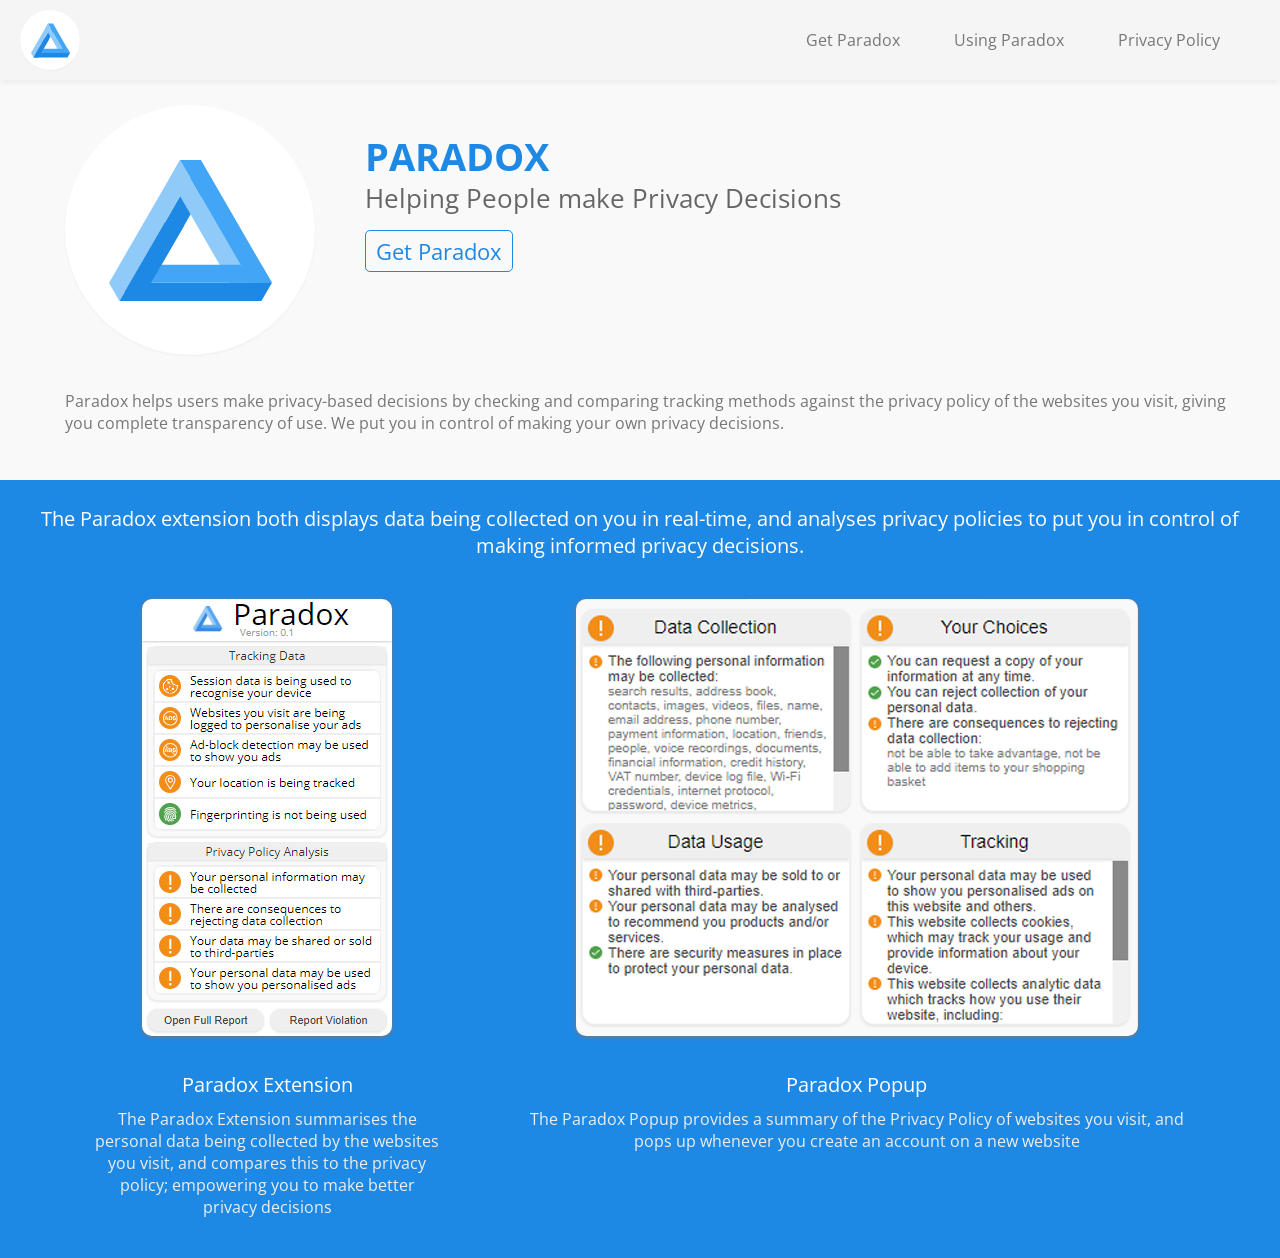
<file: public/index.html>
<!DOCTYPE html>
<html lang="en">
<head>
    <meta charset="UTF-8">
    <link rel="stylesheet" href="css/styles.css" type="text/css">
    <link rel="icon" href="img/logo.ico"/>
    <link href="https://fonts.googleapis.com/css?family=Open+Sans&display=swap" rel="stylesheet">
    <meta charset="UTF-8">
    <meta name="description" content="Paradox Privacy Extension">
    <meta name="keywords" content="privacy, paradox, chrome, extension, google, privacy policy, analysis, trackers, cookies, CORS, local storage">
    <meta name="author" content="Callum Pilton">
    <meta name="viewport" content="width=device-width, initial-scale=1.0">
    <title>Paradox</title>
</head>
<body>
<div id="top">
    <div class="logo" id="top-logo" onclick="window.location.href='/'"></div>
    <div id="links">
        <a class="link" href="https://chrome.google.com/webstore/detail/paradox/mbdalgoachccbfodfghhdgaepgkdaoke" target="_blank">Get Paradox</a>
        <a class="link" href="using-paradox">Using Paradox</a>
        <a class="link" href="privacy-policy">Privacy Policy</a>
    </div>
</div>
<div id="segment1" class="segment">
    <div class="container">
        <div class="logo" id="main-logo"></div>
        <div class="title">PARADOX</div>
        <div class="subtitle">Helping People make Privacy Decisions</div>
        <div id="get-paradox" onclick="window.open('https://chrome.google.com/webstore/detail/paradox/mbdalgoachccbfodfghhdgaepgkdaoke')">Get Paradox</div>
        <div class="normal">Paradox helps users make privacy-based decisions by checking and comparing tracking methods
            against the privacy policy of the websites you visit, giving you complete transparency of use. We put you in
            control of making your own privacy decisions.
        </div>
    </div>
</div>

<div id="segment2" class="segment">
    <div class="container">
        <div class="heading">The Paradox extension both displays data being collected on you in real-time, and analyses privacy policies to put you in control of making informed privacy decisions. </div>
        <div class="img-container" id="extension-container">
            <div class="image" id="extension-img"></div>
            <div class="heading">Paradox Extension</div>
            <div class="standard">The Paradox Extension summarises the personal data being collected by the websites you visit, and compares this to the privacy policy; empowering you to make better privacy decisions</div>
        </div>
        <div class="img-container" id="popup-container">
            <div class="image" id="popup-img"></div>
            <div class="heading">Paradox Popup</div>
            <div class="standard">The Paradox Popup provides a summary of the Privacy Policy of websites you visit, and pops up whenever you create an account on a new website</div>
        </div>
    </div>
</div>
</body>
</html>
</file>
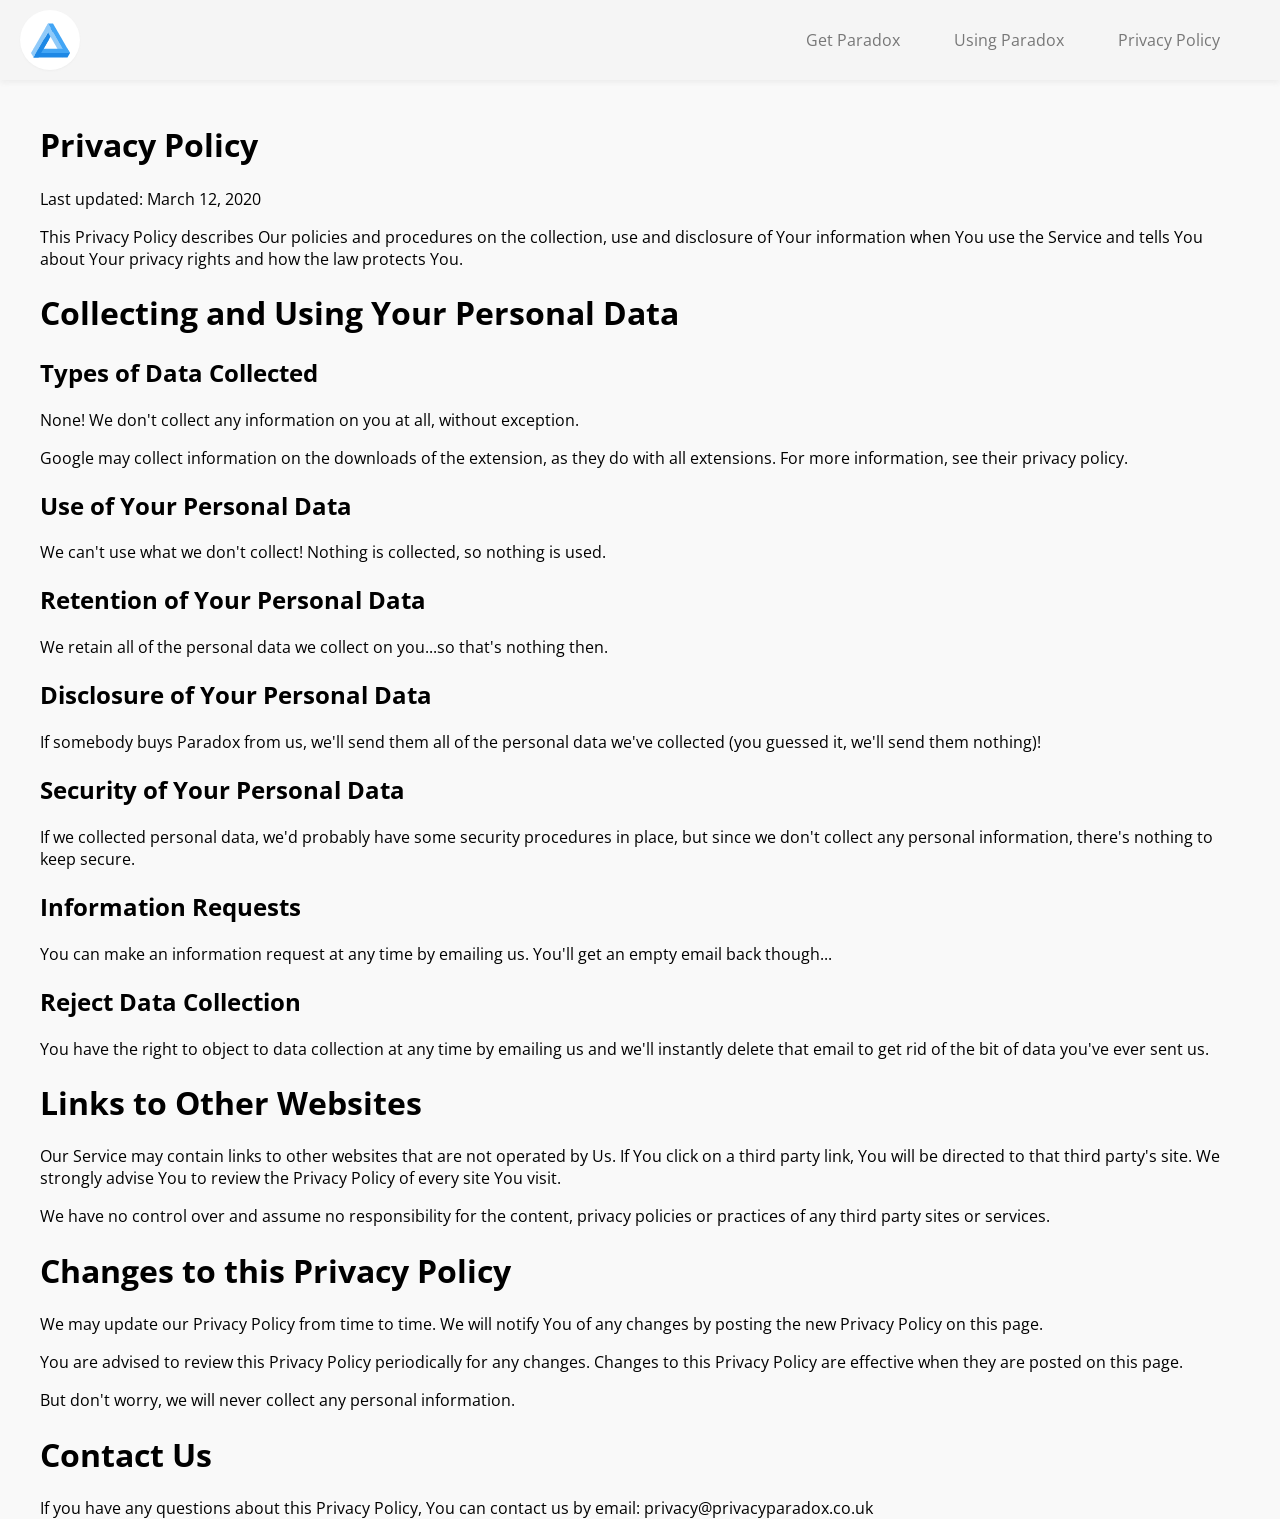
<file: privacy-policy.html>
<!DOCTYPE html>
<html lang="en">
<head>
    <meta charset="UTF-8">
    <link rel="stylesheet" href="css/styles.css" type="text/css">
    <link rel="icon" href="img/logo.ico"/>
    <link href="https://fonts.googleapis.com/css?family=Open+Sans&display=swap" rel="stylesheet">
    <meta name="viewport" content="width=device-width, initial-scale=1">
    <title>Paradox</title>
</head>
<body>
<div id="top">
    <a href="/"><div class="logo" id="top-logo"></div></a>
    <div id="links">
        <a class="link" href="https://chrome.google.com/webstore/detail/paradox/mbdalgoachccbfodfghhdgaepgkdaoke" target="_blank">Get Paradox</a>
        <a class="link" href="using-paradox.html">Using Paradox</a>
        <a class="link" href="privacy-policy.html">Privacy Policy</a>
    </div>
</div>
<div id="segment3" class="segment">
    <div class="container">
        <br>
        <h1>Privacy Policy</h1>

        <p>Last updated: March 12, 2020</p>

        <p>This Privacy Policy describes Our policies and procedures on the collection, use and disclosure of Your information when You use the Service and tells You about Your privacy rights and how the law protects You.</p>

        <h1>Collecting and Using Your Personal Data</h1>
        <h2>Types of Data Collected</h2>

        <p>None! We don't collect any information on you at all, without exception.</p>
        <p>Google may collect information on the downloads of the extension, as they do with all extensions. For more information, see their privacy policy.</p>

        <h2>Use of Your Personal Data</h2>
        <p>We can't use what we don't collect! Nothing is collected, so nothing is used.</p>

        <h2>Retention of Your Personal Data</h2>
        <p>We retain all of the personal data we collect on you...so that's nothing then.</p>

        <h2>Disclosure of Your Personal Data</h2>
        <p>If somebody buys Paradox from us, we'll send them all of the personal data we've collected (you guessed it, we'll send them nothing)!</p>

        <h2>Security of Your Personal Data</h2>
        <p>If we collected personal data, we'd probably have some security procedures in place, but since we don't collect any personal information, there's nothing to keep secure.</p>

        <h2>Information Requests</h2>
        <p>You can make an information request at any time by emailing us. You'll get an empty email back though...</p>

        <h2>Reject Data Collection</h2>
        <p>You have the right to object to data collection at any time by emailing us and we'll instantly delete that email to get rid of the bit of data you've ever sent us.</p>

        <h1>Links to Other Websites</h1>
        <p>Our Service may contain links to other websites that are not operated by Us. If You click on a third party link, You will be directed to that third party's site. We strongly advise You to review the Privacy Policy of every site You visit.</p>
        <p>We have no control over and assume no responsibility for the content, privacy policies or practices of any third party sites or services.</p>

        <h1>Changes to this Privacy Policy</h1>
        <p>We may update our Privacy Policy from time to time. We will notify You of any changes by posting the new Privacy Policy on this page.</p>
        <p>You are advised to review this Privacy Policy periodically for any changes. Changes to this Privacy Policy are effective when they are posted on this page.</p>
        <p>But don't worry, we will never collect any personal information.</p>

        <h1>Contact Us</h1>
        <p>If you have any questions about this Privacy Policy, You can contact us by email: privacy@privacyparadox.co.uk</p>

        </div>
</div>
</body>
</html>
</file>
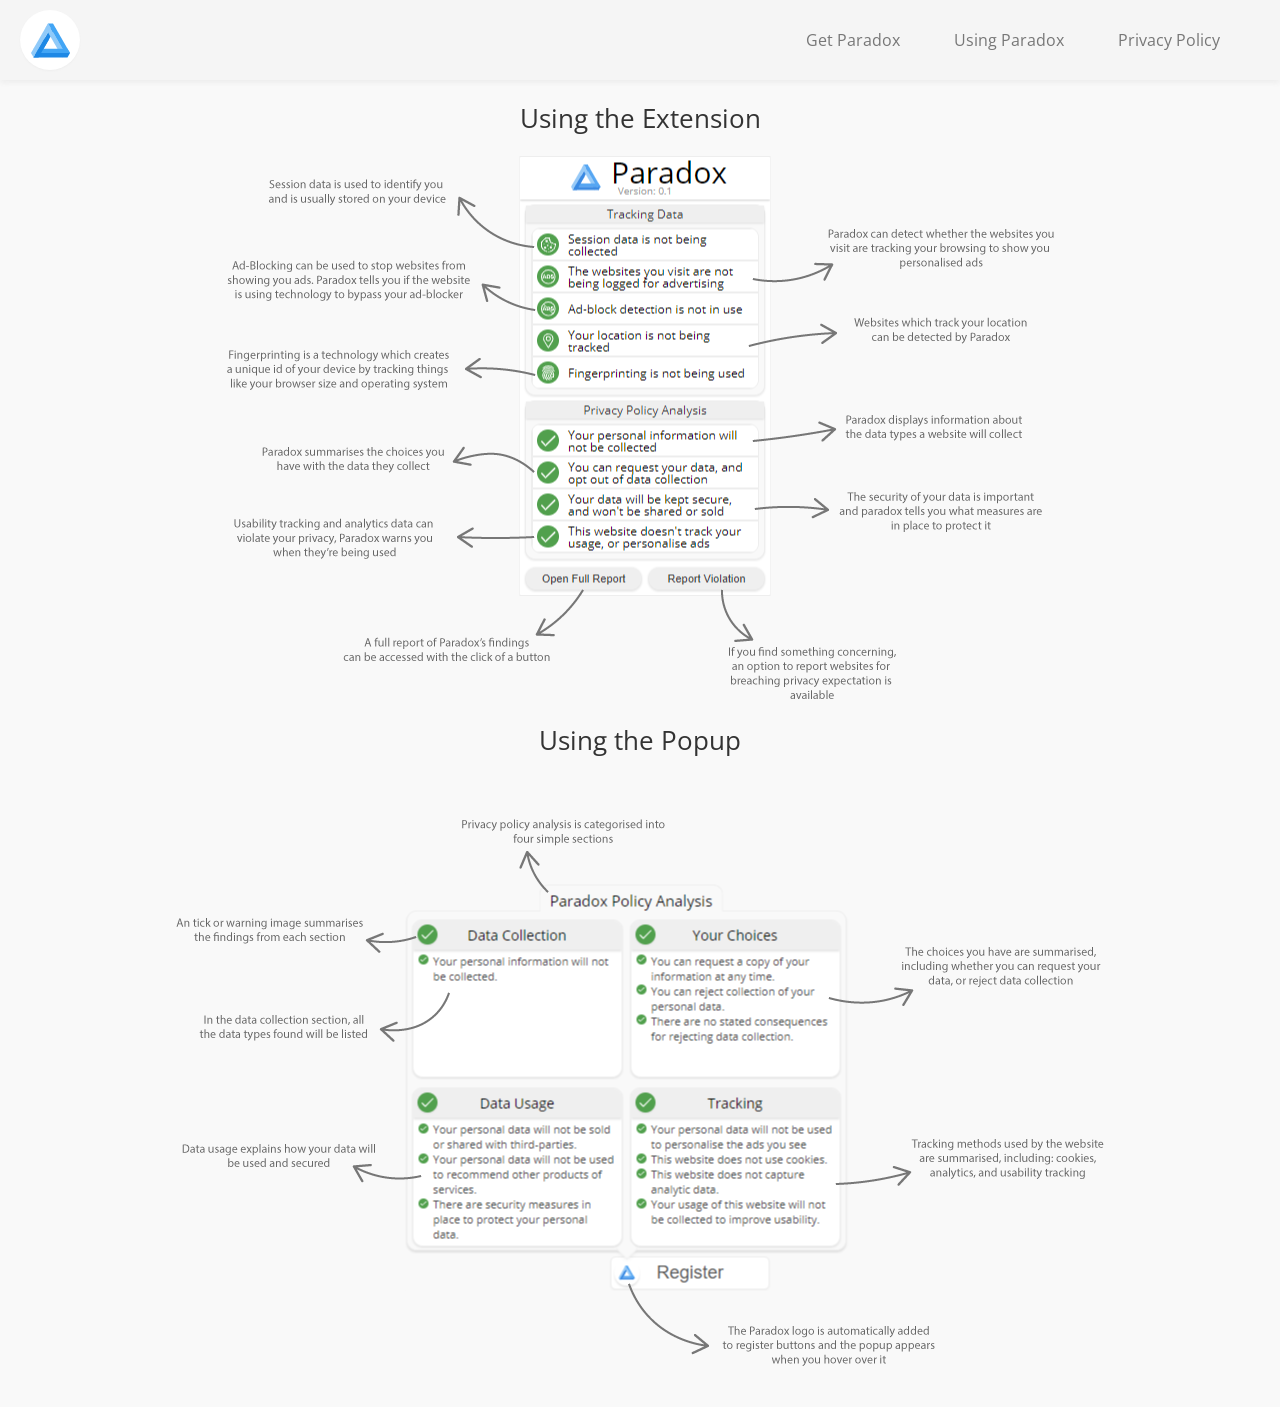
<file: using-paradox.html>
<!DOCTYPE html>
<html lang="en">
<head>
    <meta charset="UTF-8">
    <link rel="stylesheet" href="css/styles.css" type="text/css">
    <link rel="icon" href="img/logo.ico"/>
    <link href="https://fonts.googleapis.com/css?family=Open+Sans&display=swap" rel="stylesheet">
    <meta name="viewport" content="width=device-width, initial-scale=1">
    <title>Paradox</title>
</head>
<body>
<div id="top">
    <div class="logo" id="top-logo" onclick="window.location.href='/'"></div>
    <div id="links">
        <a class="link" href="https://chrome.google.com/webstore/detail/paradox/mbdalgoachccbfodfghhdgaepgkdaoke" target="_blank">Get Paradox</a>
        <a class="link" href="using-paradox.html">Using Paradox</a>
        <a class="link" href="privacy-policy.html">Privacy Policy</a>
    </div>
</div>

<div id="segment3" class="segment">
   <div class="container">
       <div class="heading-middle">Using the Extension</div>
       <div class="howto-image" id="extension-basics"></div>
       <div class="heading-middle">Using the Popup</div>
       <div class="howto-image" id="popup-basics"></div>
    </div>
</div>
</body>
</html>
</file>
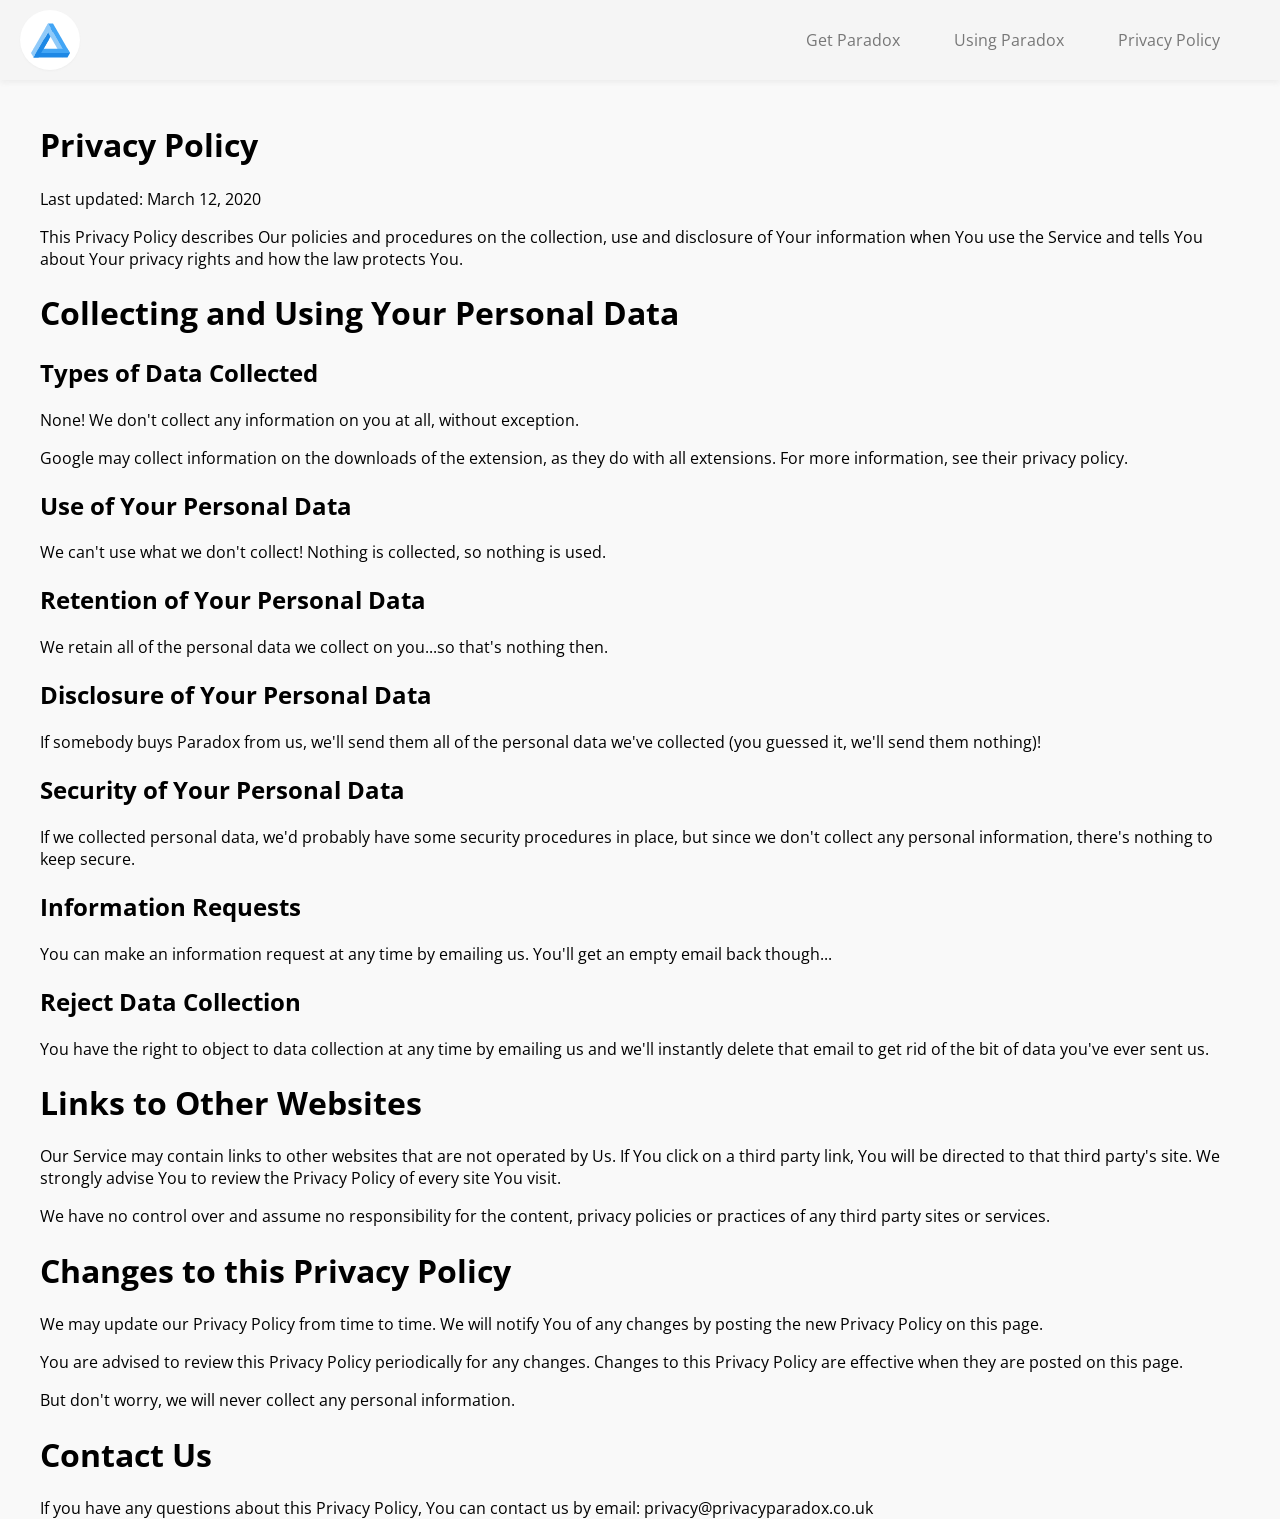
<file: public/privacy-policy.html>
<!DOCTYPE html>
<html lang="en">
<head>
    <meta charset="UTF-8">
    <link rel="stylesheet" href="css/styles.css" type="text/css">
    <link rel="icon" href="img/logo.ico"/>
    <link href="https://fonts.googleapis.com/css?family=Open+Sans&display=swap" rel="stylesheet">
    <meta name="viewport" content="width=device-width, initial-scale=1">
    <title>Paradox</title>
</head>
<body>
<div id="top">
    <a href="/"><div class="logo" id="top-logo"></div></a>
    <div id="links">
        <a class="link" href="https://chrome.google.com/webstore/detail/paradox/mbdalgoachccbfodfghhdgaepgkdaoke" target="_blank">Get Paradox</a>
        <a class="link" href="using-paradox">Using Paradox</a>
        <a class="link" href="privacy-policy">Privacy Policy</a>
    </div>
</div>
<div id="segment3" class="segment">
    <div class="container">
        <br>
        <h1>Privacy Policy</h1>

        <p>Last updated: March 12, 2020</p>

        <p>This Privacy Policy describes Our policies and procedures on the collection, use and disclosure of Your information when You use the Service and tells You about Your privacy rights and how the law protects You.</p>

        <h1>Collecting and Using Your Personal Data</h1>
        <h2>Types of Data Collected</h2>

        <p>None! We don't collect any information on you at all, without exception.</p>
        <p>Google may collect information on the downloads of the extension, as they do with all extensions. For more information, see their privacy policy.</p>

        <h2>Use of Your Personal Data</h2>
        <p>We can't use what we don't collect! Nothing is collected, so nothing is used.</p>

        <h2>Retention of Your Personal Data</h2>
        <p>We retain all of the personal data we collect on you...so that's nothing then.</p>

        <h2>Disclosure of Your Personal Data</h2>
        <p>If somebody buys Paradox from us, we'll send them all of the personal data we've collected (you guessed it, we'll send them nothing)!</p>

        <h2>Security of Your Personal Data</h2>
        <p>If we collected personal data, we'd probably have some security procedures in place, but since we don't collect any personal information, there's nothing to keep secure.</p>

        <h2>Information Requests</h2>
        <p>You can make an information request at any time by emailing us. You'll get an empty email back though...</p>

        <h2>Reject Data Collection</h2>
        <p>You have the right to object to data collection at any time by emailing us and we'll instantly delete that email to get rid of the bit of data you've ever sent us.</p>

        <h1>Links to Other Websites</h1>
        <p>Our Service may contain links to other websites that are not operated by Us. If You click on a third party link, You will be directed to that third party's site. We strongly advise You to review the Privacy Policy of every site You visit.</p>
        <p>We have no control over and assume no responsibility for the content, privacy policies or practices of any third party sites or services.</p>

        <h1>Changes to this Privacy Policy</h1>
        <p>We may update our Privacy Policy from time to time. We will notify You of any changes by posting the new Privacy Policy on this page.</p>
        <p>You are advised to review this Privacy Policy periodically for any changes. Changes to this Privacy Policy are effective when they are posted on this page.</p>
        <p>But don't worry, we will never collect any personal information.</p>

        <h1>Contact Us</h1>
        <p>If you have any questions about this Privacy Policy, You can contact us by email: privacy@privacyparadox.co.uk</p>

        </div>
</div>
</body>
</html>
</file>
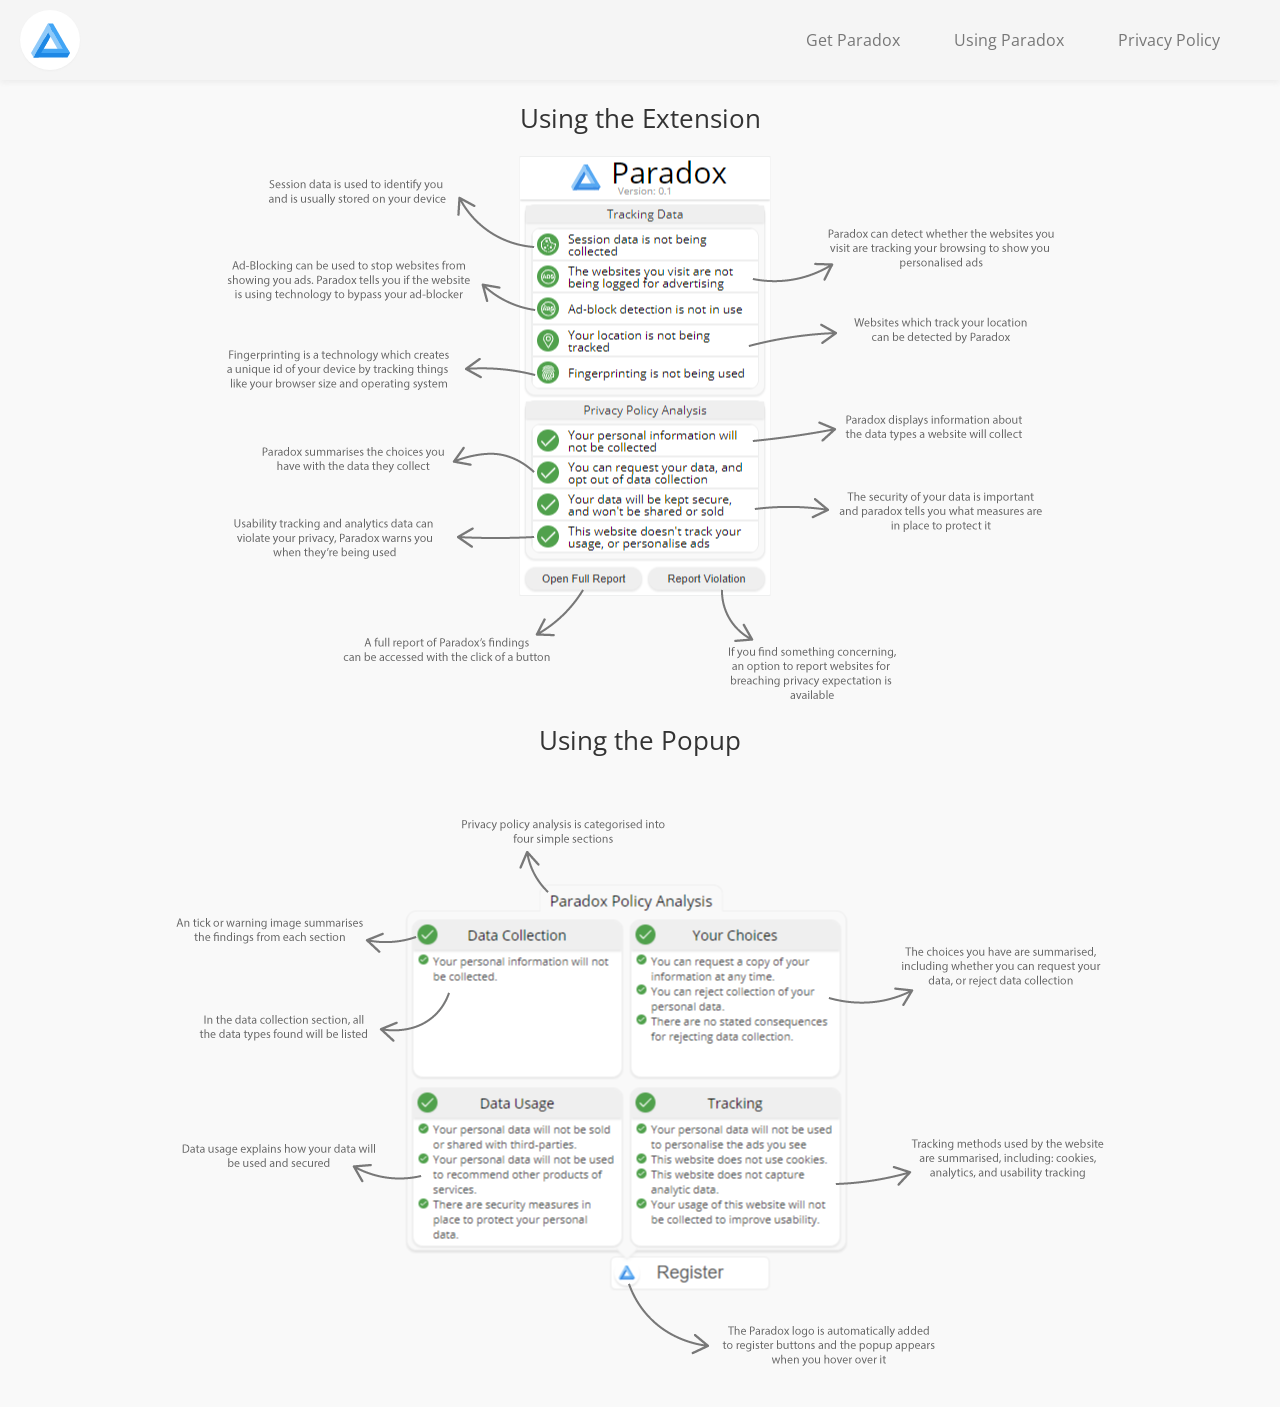
<file: public/using-paradox.html>
<!DOCTYPE html>
<html lang="en">
<head>
    <meta charset="UTF-8">
    <link rel="stylesheet" href="css/styles.css" type="text/css">
    <link rel="icon" href="img/logo.ico"/>
    <link href="https://fonts.googleapis.com/css?family=Open+Sans&display=swap" rel="stylesheet">
    <meta name="viewport" content="width=device-width, initial-scale=1">
    <title>Paradox</title>
</head>
<body>
<div id="top">
    <div class="logo" id="top-logo" onclick="window.location.href='/'"></div>
    <div id="links">
        <a class="link" href="https://chrome.google.com/webstore/detail/paradox/mbdalgoachccbfodfghhdgaepgkdaoke" target="_blank">Get Paradox</a>
        <a class="link" href="using-paradox">Using Paradox</a>
        <a class="link" href="privacy-policy">Privacy Policy</a>
    </div>
</div>

<div id="segment3" class="segment">
   <div class="container">
       <div class="heading-middle">Using the Extension</div>
       <div class="howto-image" id="extension-basics"></div>
       <div class="heading-middle">Using the Popup</div>
       <div class="howto-image" id="popup-basics"></div>
    </div>
</div>
</body>
</html>
</file>
<file: public/css/styles.css>
body {
    font-family: 'Open Sans', sans-serif;
    padding: 0;
    margin: 0;
    background-color: #FFF;
}
a {
    text-decoration: none;
    color: #777;
}
#top {
    width: 100%;
    height: 80px;
    background-color: #F5F5F5;
    box-shadow: 0px 3px 5px #EEE;
    position: absolute;
    top:0;
    left:0;
}
.logo {
    background-image: url("../img/logo.svg");
    background-size: 65%;
    background-position: center;
    background-repeat: no-repeat;
}
#top-logo {
    width: 60px;
    height: 60px;
    border-radius: 100%;
    background-color: #FFF;
    box-shadow: 0px 1px 2px #EEE;
    top:10px;
    left: 20px;
    position: absolute;
    cursor: pointer;
}
#main-logo {
    width: 250px;
    height: 250px;
    border-radius: 100%;
    background-color: #FFF;
    box-shadow: 0px 1px 2px #EEE;
    top:25px;
    left: 25px;
    position: absolute;
}
.container {
    width:1200px;
    margin: auto;
    position: relative;
}
#segment1 {
    background-color: #f9f9f9;
    height: 400px;
    width: 100%;
    margin-top: 80px;
}
#links {
    position: absolute;
    top:50%;
    transform: translateY(-50%);
    right: 60px;
    cursor: pointer;
}
.link:hover {
    color: #444;
}
.link {
    transition: .2s;
    display: inline-block;
    margin-left: 50px;
}
.title {
    position: absolute;
    font-size: 38px;
    color: #555;
}
.subtitle {
    position: absolute;
    font-size: 26px;
    color: #666;
}
.normal {
    position: absolute;
    font-size: 16px;
    color: #777;
}
#segment1 .title{
    left:325px;
    top:50px;
    color: #1E88E5;
    font-weight: bold;
}
#segment1 .subtitle{
    left:325px;
    top:100px;
}
#segment1 .normal{
    left:25px;
    top:310px;
}
#segment2 {
    background-color: #1E88E5;
    padding: 0;
    text-align: center;
}
.segment {
    width: 100%;
    padding: 0;
    margin:0;
}
.image {
    background-color: #eee;
    background-size: contain;
    background-position: center;
    background-repeat: no-repeat;
    margin: auto;
    box-shadow: 0px 1px 4px #777;
    border-radius: 10px;
}
#extension-img {
    width: 250px;
    height: 437px;
    background-image: url("../img/extension.png");
}
#popup-img {
    width: 561.86px;
    height: 437px;
    background-image: url("../img/popup.png");
}
.img-container {
    display: inline-block;
    vertical-align: top;
    margin: 40px;
    text-align: center;
}
#extension-container {
    width: 350px;
}
#popup-container {
    width: 661.86px;
}
.img-container .heading {
    color: #FFF;
    font-size: 20px;
    text-align: center;
    margin: 10px auto;
}
#segment2 .heading {
    color: #FFF;
    font-size: 20px;
    padding-top: 25px;
}
.img-container .standard {
    color: #EEE;
    font-size: 16px;
}
#get-paradox {
    font-size: 22px;
    color: #1E88E5;
    border: 1px solid #1E88E5;
    border-radius: 5px;
    padding: 5px 10px;
    width: fit-content;
    position: absolute;
    top:150px;
    left:325px;
    cursor: pointer;
    background-color: #f9f9f9;
    transition: .3s;
}
#get-paradox:hover {
    background-color: #eee;
}
#segment3 {
    padding: 0;
    background-color: #f9f9f9;
    width: 100%;
    margin-top: 80px;
}
#segment3 .heading {
    color: #333;
    font-size: 28px;
    padding: 20px 0 10px;
}
#segment3 .subheading {
    color: #555;
    font-size: 22px;
    padding-top:10px;
}
#segment3 .standard {
    color: #777;
    font-size: 16px;
}
.heading-middle {
    font-size: 26px;
    color: #333;
    text-align: center;
    padding: 20px 0;
}
.howto-image {
    background-size: contain;
    background-position: center;
    background-repeat: no-repeat;
    margin: auto;
}
.howto-image#extension-basics {
    background-image: url("../img/howto/extension-basics.png");
    width: 829px;
    height: 546px;
}
.howto-image#popup-basics {
    background-image: url("../img/howto/popup-basics.png");
    width: 928px;
    height: 549px;
    padding-bottom: 80px;
}
</file>
<file: css/styles.css>
body {
    font-family: 'Open Sans', sans-serif;
    padding: 0;
    margin: 0;
    background-color: #FFF;
}
a {
    text-decoration: none;
    color: #777;
}
#top {
    width: 100%;
    height: 80px;
    background-color: #F5F5F5;
    box-shadow: 0px 3px 5px #EEE;
    position: absolute;
    top:0;
    left:0;
}
.logo {
    background-image: url("../img/logo.svg");
    background-size: 65%;
    background-position: center;
    background-repeat: no-repeat;
}
#top-logo {
    width: 60px;
    height: 60px;
    border-radius: 100%;
    background-color: #FFF;
    box-shadow: 0px 1px 2px #EEE;
    top:10px;
    left: 20px;
    position: absolute;
    cursor: pointer;
}
#main-logo {
    width: 250px;
    height: 250px;
    border-radius: 100%;
    background-color: #FFF;
    box-shadow: 0px 1px 2px #EEE;
    top:25px;
    left: 25px;
    position: absolute;
}
.container {
    width:1200px;
    margin: auto;
    position: relative;
}
#segment1 {
    background-color: #f9f9f9;
    height: 400px;
    width: 100%;
    margin-top: 80px;
}
#links {
    position: absolute;
    top:50%;
    transform: translateY(-50%);
    right: 60px;
    cursor: pointer;
}
.link:hover {
    color: #444;
}
.link {
    transition: .2s;
    display: inline-block;
    margin-left: 50px;
}
.title {
    position: absolute;
    font-size: 38px;
    color: #555;
}
.subtitle {
    position: absolute;
    font-size: 26px;
    color: #666;
}
.normal {
    position: absolute;
    font-size: 16px;
    color: #777;
}
#segment1 .title{
    left:325px;
    top:50px;
    color: #1E88E5;
    font-weight: bold;
}
#segment1 .subtitle{
    left:325px;
    top:100px;
}
#segment1 .normal{
    left:25px;
    top:310px;
}
#segment2 {
    background-color: #1E88E5;
    padding: 0;
    text-align: center;
}
.segment {
    width: 100%;
    padding: 0;
    margin:0;
}
.image {
    background-color: #eee;
    background-size: contain;
    background-position: center;
    background-repeat: no-repeat;
    margin: auto;
    box-shadow: 0px 1px 4px #777;
    border-radius: 10px;
}
#extension-img {
    width: 250px;
    height: 437px;
    background-image: url("../img/extension.png");
}
#popup-img {
    width: 561.86px;
    height: 437px;
    background-image: url("../img/popup.png");
}
.img-container {
    display: inline-block;
    vertical-align: top;
    margin: 40px;
    text-align: center;
}
#extension-container {
    width: 350px;
}
#popup-container {
    width: 661.86px;
}
.img-container .heading {
    color: #FFF;
    font-size: 20px;
    text-align: center;
    margin: 10px auto;
}
#segment2 .heading {
    color: #FFF;
    font-size: 20px;
    padding-top: 25px;
}
.img-container .standard {
    color: #EEE;
    font-size: 16px;
}
#get-paradox {
    font-size: 22px;
    color: #1E88E5;
    border: 1px solid #1E88E5;
    border-radius: 5px;
    padding: 5px 10px;
    width: fit-content;
    position: absolute;
    top:150px;
    left:325px;
    cursor: pointer;
    background-color: #f9f9f9;
    transition: .3s;
}
#get-paradox:hover {
    background-color: #eee;
}
#segment3 {
    padding: 0;
    background-color: #f9f9f9;
    width: 100%;
    margin-top: 80px;
}
#segment3 .heading {
    color: #333;
    font-size: 28px;
    padding: 20px 0 10px;
}
#segment3 .subheading {
    color: #555;
    font-size: 22px;
    padding-top:10px;
}
#segment3 .standard {
    color: #777;
    font-size: 16px;
}
.heading-middle {
    font-size: 26px;
    color: #333;
    text-align: center;
    padding: 20px 0;
}
.howto-image {
    background-size: contain;
    background-position: center;
    background-repeat: no-repeat;
    margin: auto;
}
.howto-image#extension-basics {
    background-image: url("../img/howto/extension-basics.png");
    width: 829px;
    height: 546px;
}
.howto-image#popup-basics {
    background-image: url("../img/howto/popup-basics.png");
    width: 928px;
    height: 549px;
    padding-bottom: 80px;
}
</file>
